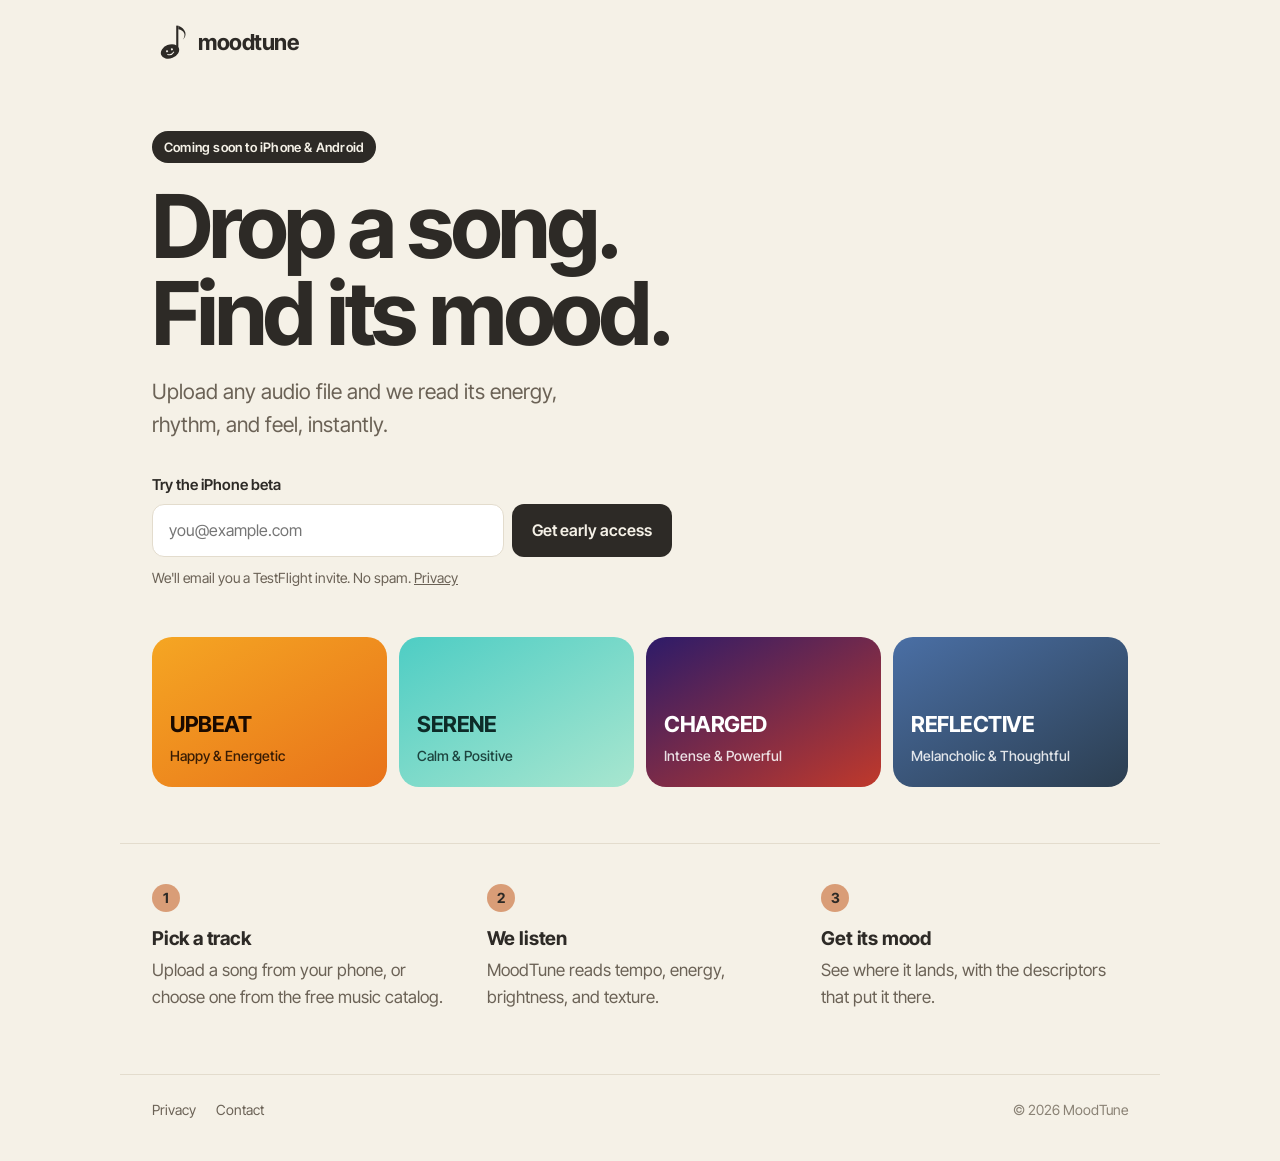
<file: index.html>
<!doctype html>
<html lang="en">
<head>
  <meta charset="utf-8">
  <meta name="viewport" content="width=device-width, initial-scale=1">
  <title>MoodTune: drop a song, find its mood</title>
  <meta name="description" content="Upload any audio file and MoodTune reads its energy, rhythm, and feel, then tells you its mood. Coming soon to iPhone and Android.">
  <link rel="canonical" href="https://getmoodtune.com/">

  <meta property="og:type" content="website">
  <meta property="og:site_name" content="MoodTune">
  <meta property="og:url" content="https://getmoodtune.com/">
  <meta property="og:title" content="MoodTune: drop a song, find its mood">
  <meta property="og:description" content="Upload any audio file and we read its energy, rhythm, and feel, instantly.">
  <meta property="og:image" content="https://getmoodtune.com/og.png">
  <meta property="og:image:width" content="1200">
  <meta property="og:image:height" content="630">
  <meta property="og:image:alt" content="MoodTune: Drop a song. Find its mood.">
  <meta name="twitter:card" content="summary_large_image">
  <meta name="twitter:title" content="MoodTune: drop a song, find its mood">
  <meta name="twitter:description" content="Upload any audio file and we read its energy, rhythm, and feel, instantly.">
  <meta name="twitter:image" content="https://getmoodtune.com/og.png">

  <link rel="icon" href="/favicon.svg" type="image/svg+xml">
  <link rel="apple-touch-icon" href="/apple-touch-icon.png">
  <meta name="theme-color" content="#F5F1E7">

  <link rel="preconnect" href="https://fonts.googleapis.com">
  <link rel="preconnect" href="https://fonts.gstatic.com" crossorigin>
  <link href="https://fonts.googleapis.com/css2?family=Inter+Tight:wght@500;600;700&display=swap" rel="stylesheet">
  <link rel="stylesheet" href="/styles.css">
</head>
<body>
  <header class="wrap top">
    <a href="/" class="lockup" aria-label="MoodTune home">
      <svg viewBox="0 0 220 220" aria-hidden="true" class="mark">
        <g transform="translate(10,10)">
          <rect x="138" y="0" width="13" height="150" fill="var(--ink)"/>
          <path d="M 151 0 C 198 18 208 60 178 86 C 200 56 188 30 151 22 Z" fill="var(--ink)"/>
          <ellipse cx="100" cy="158" rx="58" ry="42" fill="var(--ink)" transform="rotate(-22 100 158)"/>
          <g transform="rotate(-22 100 158)" fill="none">
            <circle cx="84" cy="150" r="6.5" fill="var(--cream)"/>
            <circle cx="116" cy="150" r="6.5" fill="var(--cream)"/>
            <path d="M 80 170 Q 100 186 120 170" stroke="var(--cream)" stroke-width="6" stroke-linecap="round"/>
          </g>
        </g>
      </svg>
      <span>moodtune</span>
    </a>
  </header>

  <main>
    <section class="wrap hero">
      <p class="badge">Coming soon to iPhone &amp; Android</p>
      <h1>Drop a song.<br>Find its mood.</h1>
      <p class="lede">Upload any audio file and we read its energy, rhythm, and feel, instantly.</p>

      <form class="signup" id="signup" method="post" novalidate>
        <label for="signup-email" class="signup-label">Try the iPhone beta</label>
        <div class="signup-row">
          <input id="signup-email" name="email" type="email" inputmode="email" autocomplete="email" placeholder="you@example.com" maxlength="254" required>
          <!-- Enabled by signup.js; without it the form must not submit. -->
          <button type="submit" disabled>Get early access</button>
        </div>
        <div class="trap" aria-hidden="true">
          <label>Leave this empty <input name="company" type="text" tabindex="-1" autocomplete="off"></label>
        </div>
        <p class="signup-status" id="signup-status" role="status" aria-live="polite">We'll email you a TestFlight invite. No spam. <a href="/privacy">Privacy</a></p>
      </form>
    </section>

    <section class="wrap moods" aria-label="The four moods">
      <article class="mood upbeat"><h2>Upbeat</h2><p>Happy &amp; Energetic</p></article>
      <article class="mood serene"><h2>Serene</h2><p>Calm &amp; Positive</p></article>
      <article class="mood charged"><h2>Charged</h2><p>Intense &amp; Powerful</p></article>
      <article class="mood reflective"><h2>Reflective</h2><p>Melancholic &amp; Thoughtful</p></article>
    </section>

    <section class="wrap steps" aria-label="How it works">
      <div class="step"><span class="n">1</span><h3>Pick a track</h3><p>Upload a song from your phone, or choose one from the free music catalog.</p></div>
      <div class="step"><span class="n">2</span><h3>We listen</h3><p>MoodTune reads tempo, energy, brightness, and texture.</p></div>
      <div class="step"><span class="n">3</span><h3>Get its mood</h3><p>See where it lands, with the descriptors that put it there.</p></div>
    </section>
  </main>

  <footer class="wrap foot">
    <nav><a href="/privacy">Privacy</a><a href="mailto:hello@getmoodtune.com">Contact</a></nav>
    <p>© 2026 MoodTune</p>
  </footer>
  <script src="/signup.js" defer></script>
</body>
</html>
</file>
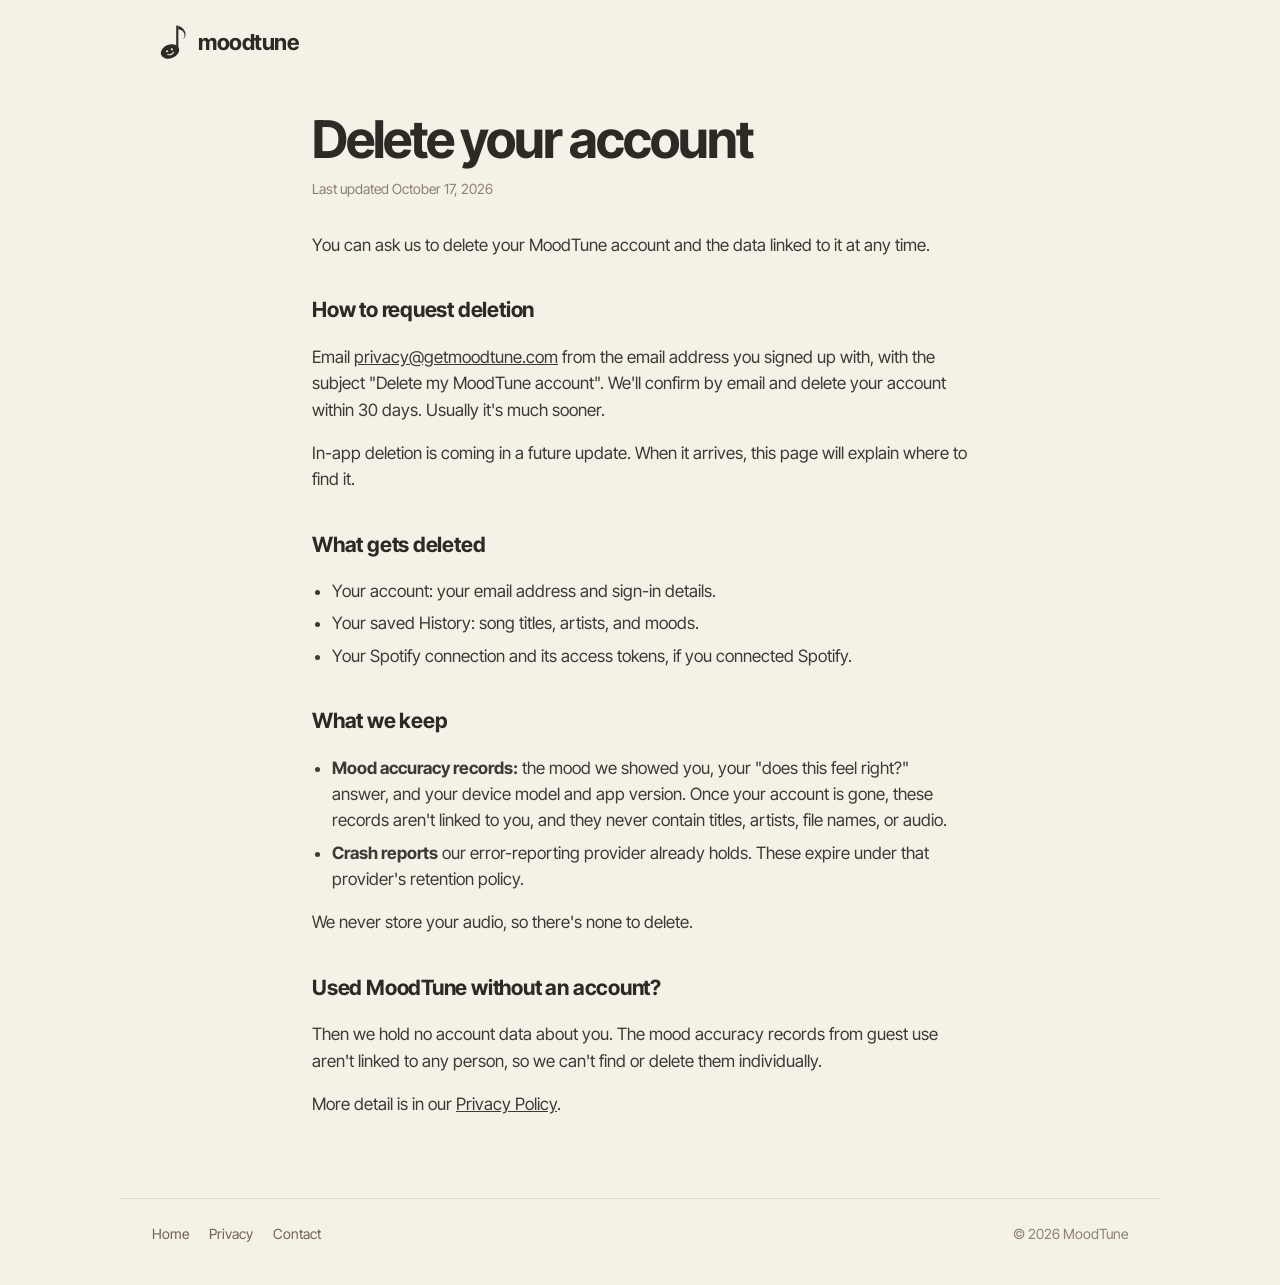
<file: delete-account.html>
<!doctype html>
<html lang="en">
<head>
  <meta charset="utf-8">
  <meta name="viewport" content="width=device-width, initial-scale=1">
  <title>Delete your account · MoodTune</title>
  <meta name="description" content="How to delete your MoodTune account and data.">
  <link rel="canonical" href="https://getmoodtune.com/delete-account">
  <link rel="icon" href="/favicon.svg" type="image/svg+xml">
  <link rel="apple-touch-icon" href="/apple-touch-icon.png">
  <meta name="theme-color" content="#F5F1E7">
  <link rel="preconnect" href="https://fonts.googleapis.com">
  <link rel="preconnect" href="https://fonts.gstatic.com" crossorigin>
  <link href="https://fonts.googleapis.com/css2?family=Inter+Tight:wght@500;600;700&display=swap" rel="stylesheet">
  <link rel="stylesheet" href="/styles.css">
</head>
<body>
  <header class="wrap top">
    <a href="/" class="lockup" aria-label="MoodTune home">
      <svg viewBox="0 0 220 220" aria-hidden="true" class="mark">
        <g transform="translate(10,10)">
          <rect x="138" y="0" width="13" height="150" fill="var(--ink)"/>
          <path d="M 151 0 C 198 18 208 60 178 86 C 200 56 188 30 151 22 Z" fill="var(--ink)"/>
          <ellipse cx="100" cy="158" rx="58" ry="42" fill="var(--ink)" transform="rotate(-22 100 158)"/>
          <g transform="rotate(-22 100 158)" fill="none">
            <circle cx="84" cy="150" r="6.5" fill="var(--cream)"/>
            <circle cx="116" cy="150" r="6.5" fill="var(--cream)"/>
            <path d="M 80 170 Q 100 186 120 170" stroke="var(--cream)" stroke-width="6" stroke-linecap="round"/>
          </g>
        </g>
      </svg>
      <span>moodtune</span>
    </a>
  </header>

  <main class="wrap doc">
    <h1>Delete your account</h1>
    <p class="updated">Last updated October 17, 2026</p>

    <p>You can ask us to delete your MoodTune account and the data linked to it at any time.</p>

    <h2>How to request deletion</h2>
    <p>Email <a href="mailto:privacy@getmoodtune.com?subject=Delete%20my%20MoodTune%20account">privacy@getmoodtune.com</a> from the email address you signed up with, with the subject "Delete my MoodTune account". We'll confirm by email and delete your account within 30 days. Usually it's much sooner.</p>
    <p>In-app deletion is coming in a future update. When it arrives, this page will explain where to find it.</p>

    <h2>What gets deleted</h2>
    <ul>
      <li>Your account: your email address and sign-in details.</li>
      <li>Your saved History: song titles, artists, and moods.</li>
      <li>Your Spotify connection and its access tokens, if you connected Spotify.</li>
    </ul>

    <h2>What we keep</h2>
    <ul>
      <li><strong>Mood accuracy records:</strong> the mood we showed you, your "does this feel right?" answer, and your device model and app version. Once your account is gone, these records aren't linked to you, and they never contain titles, artists, file names, or audio.</li>
      <li><strong>Crash reports</strong> our error-reporting provider already holds. These expire under that provider's retention policy.</li>
    </ul>
    <p>We never store your audio, so there's none to delete.</p>

    <h2>Used MoodTune without an account?</h2>
    <p>Then we hold no account data about you. The mood accuracy records from guest use aren't linked to any person, so we can't find or delete them individually.</p>

    <p>More detail is in our <a href="/privacy">Privacy Policy</a>.</p>
  </main>

  <footer class="wrap foot">
    <nav><a href="/">Home</a><a href="/privacy">Privacy</a><a href="mailto:hello@getmoodtune.com">Contact</a></nav>
    <p>© 2026 MoodTune</p>
  </footer>
</body>
</html>
</file>
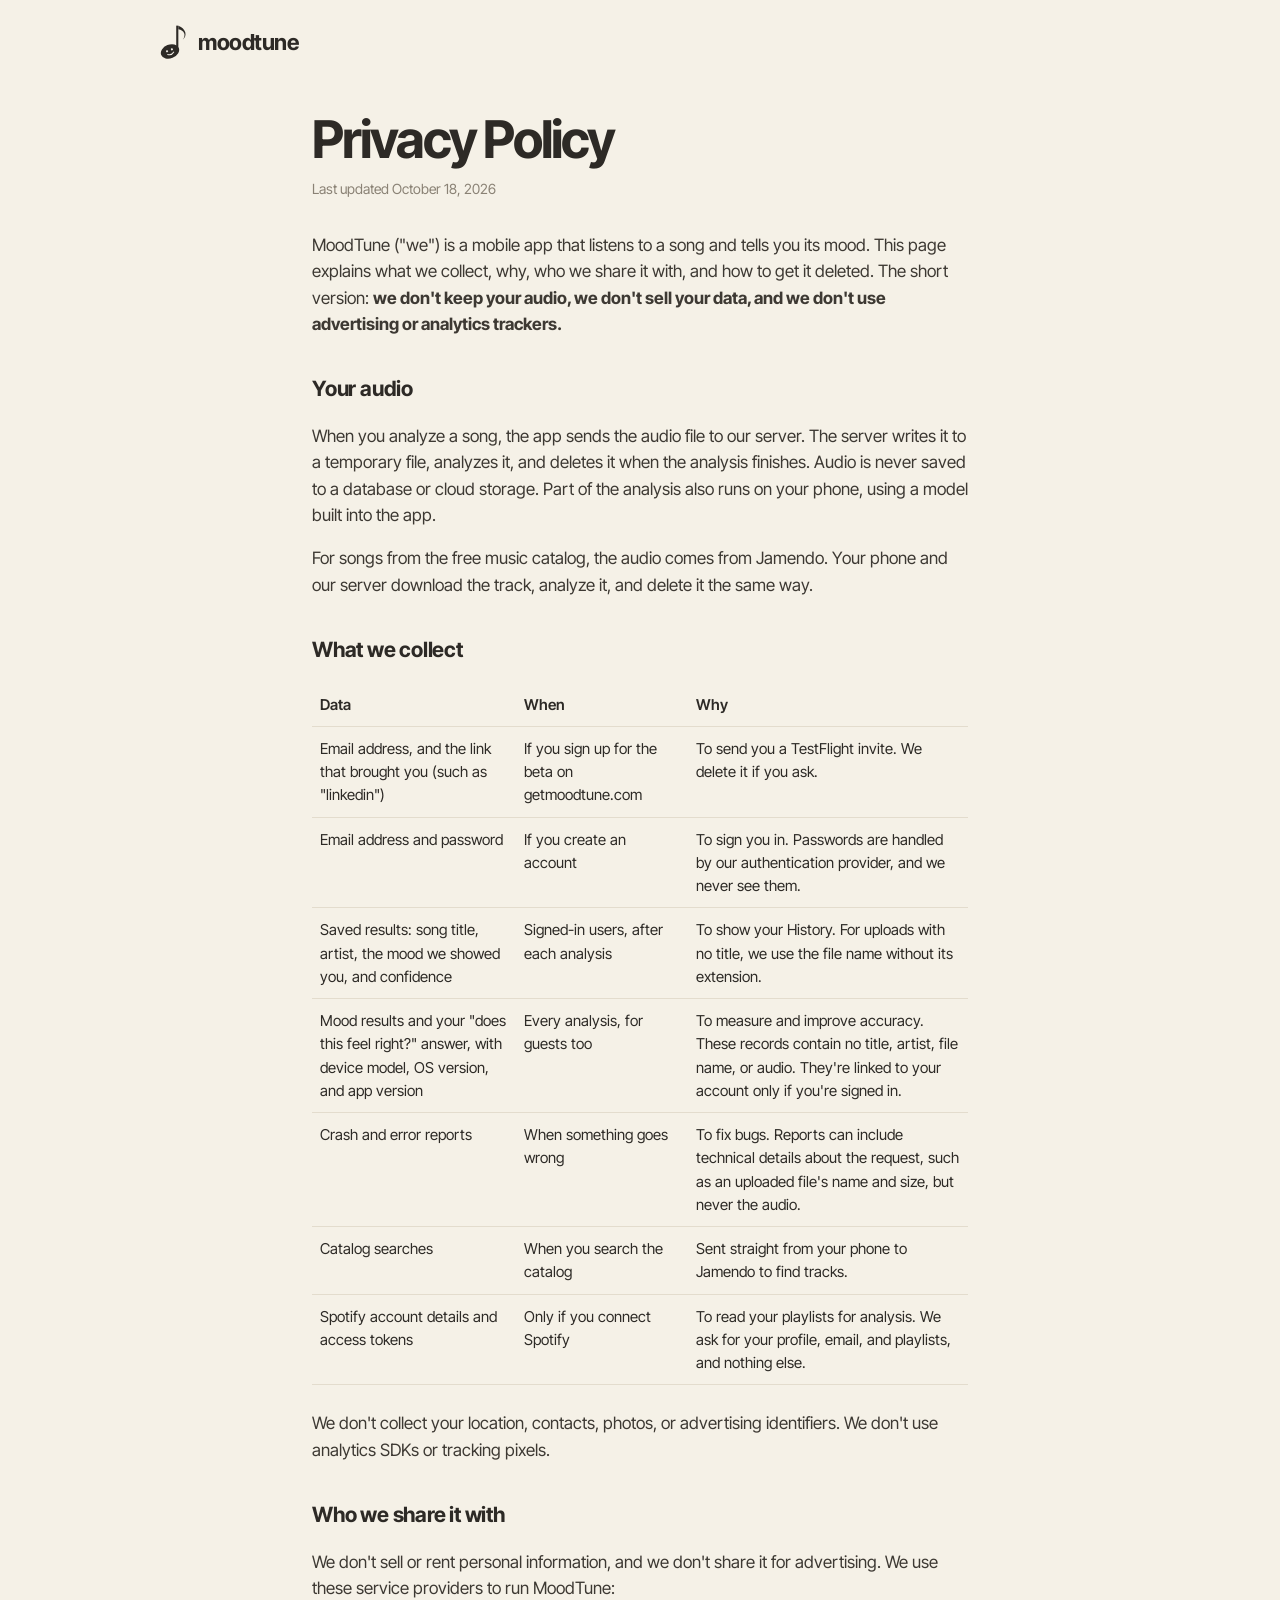
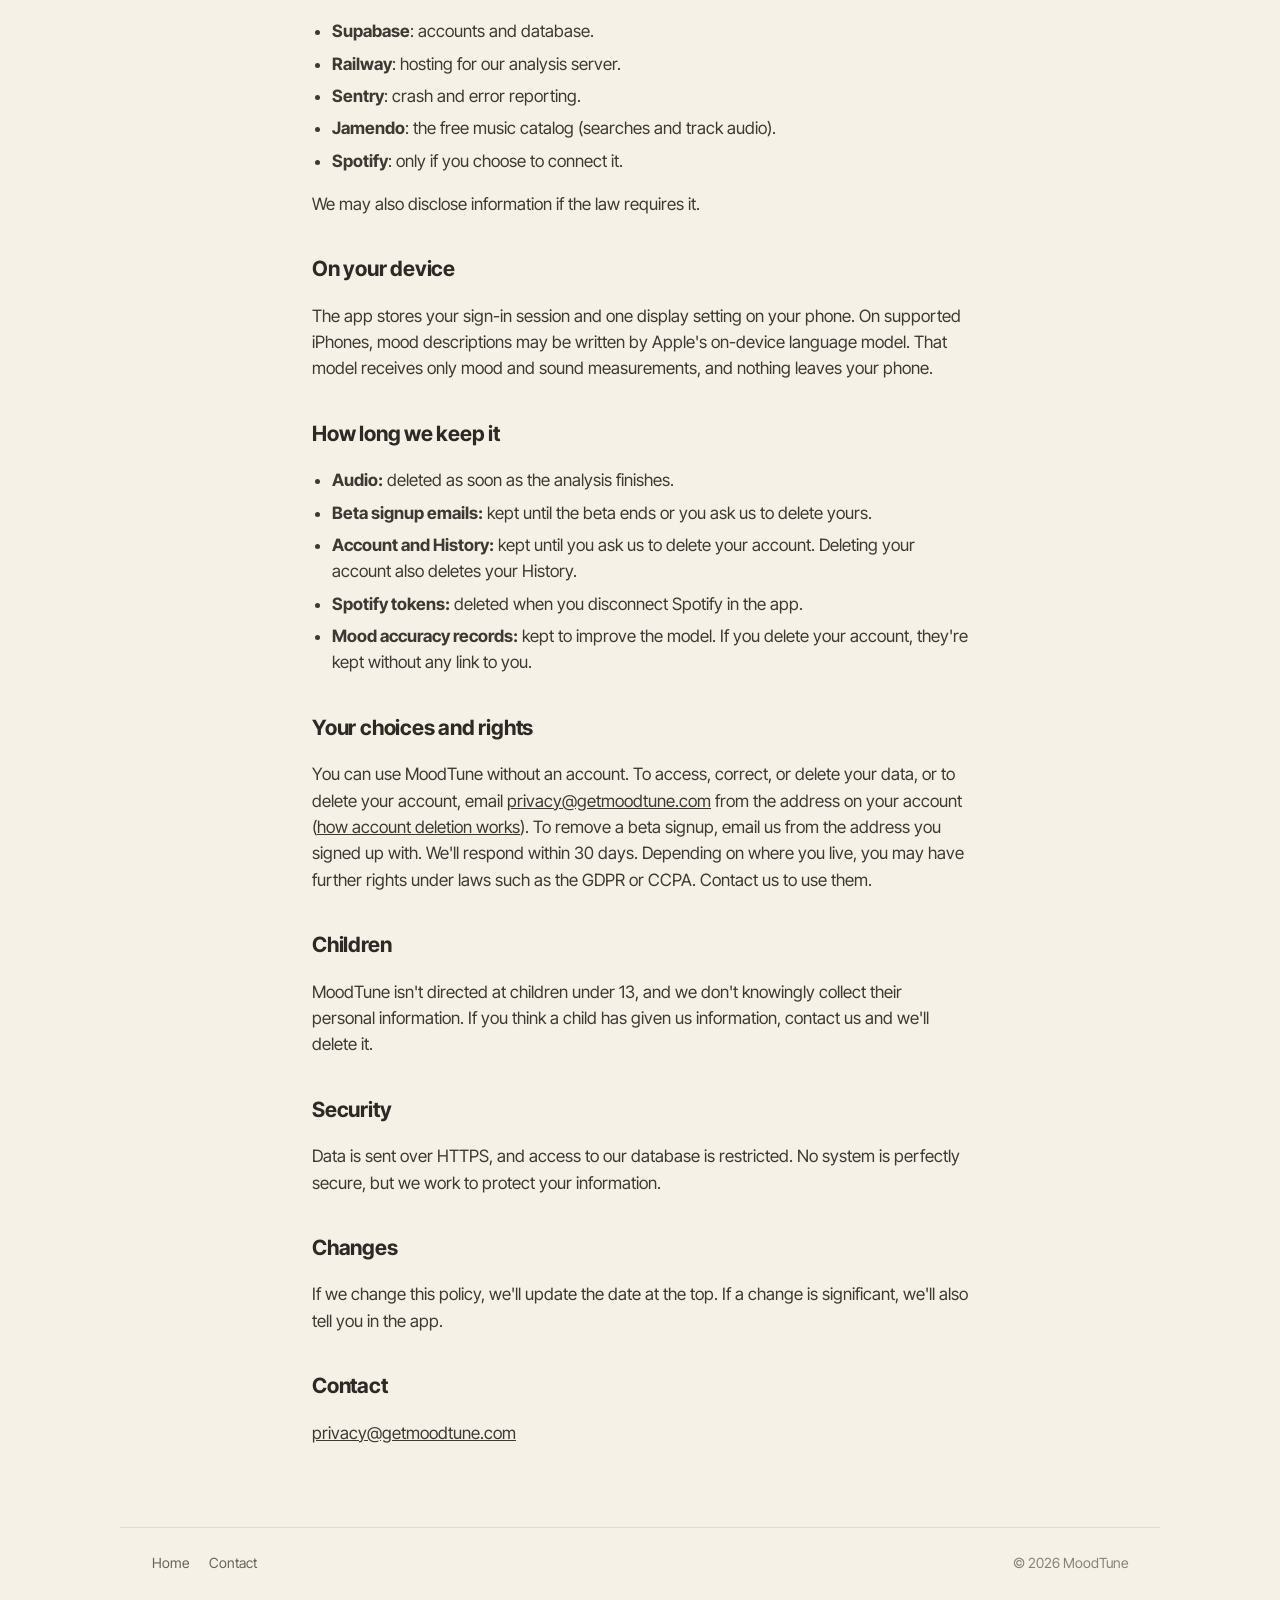
<file: privacy.html>
<!doctype html>
<html lang="en">
<head>
  <meta charset="utf-8">
  <meta name="viewport" content="width=device-width, initial-scale=1">
  <title>Privacy Policy · MoodTune</title>
  <meta name="description" content="What MoodTune collects, why, and how to get it deleted.">
  <link rel="canonical" href="https://getmoodtune.com/privacy">
  <link rel="icon" href="/favicon.svg" type="image/svg+xml">
  <link rel="apple-touch-icon" href="/apple-touch-icon.png">
  <meta name="theme-color" content="#F5F1E7">
  <link rel="preconnect" href="https://fonts.googleapis.com">
  <link rel="preconnect" href="https://fonts.gstatic.com" crossorigin>
  <link href="https://fonts.googleapis.com/css2?family=Inter+Tight:wght@500;600;700&display=swap" rel="stylesheet">
  <link rel="stylesheet" href="/styles.css">
</head>
<body>
  <header class="wrap top">
    <a href="/" class="lockup" aria-label="MoodTune home">
      <svg viewBox="0 0 220 220" aria-hidden="true" class="mark">
        <g transform="translate(10,10)">
          <rect x="138" y="0" width="13" height="150" fill="var(--ink)"/>
          <path d="M 151 0 C 198 18 208 60 178 86 C 200 56 188 30 151 22 Z" fill="var(--ink)"/>
          <ellipse cx="100" cy="158" rx="58" ry="42" fill="var(--ink)" transform="rotate(-22 100 158)"/>
          <g transform="rotate(-22 100 158)" fill="none">
            <circle cx="84" cy="150" r="6.5" fill="var(--cream)"/>
            <circle cx="116" cy="150" r="6.5" fill="var(--cream)"/>
            <path d="M 80 170 Q 100 186 120 170" stroke="var(--cream)" stroke-width="6" stroke-linecap="round"/>
          </g>
        </g>
      </svg>
      <span>moodtune</span>
    </a>
  </header>

  <main class="wrap doc">
    <h1>Privacy Policy</h1>
    <p class="updated">Last updated October 18, 2026</p>

    <p>MoodTune ("we") is a mobile app that listens to a song and tells you its mood. This page explains what we collect, why, who we share it with, and how to get it deleted. The short version: <strong>we don't keep your audio, we don't sell your data, and we don't use advertising or analytics trackers.</strong></p>

    <h2>Your audio</h2>
    <p>When you analyze a song, the app sends the audio file to our server. The server writes it to a temporary file, analyzes it, and deletes it when the analysis finishes. Audio is never saved to a database or cloud storage. Part of the analysis also runs on your phone, using a model built into the app.</p>
    <p>For songs from the free music catalog, the audio comes from Jamendo. Your phone and our server download the track, analyze it, and delete it the same way.</p>

    <h2>What we collect</h2>
    <div class="table-scroll">
      <table>
        <thead><tr><th>Data</th><th>When</th><th>Why</th></tr></thead>
        <tbody>
          <tr><td>Email address, and the link that brought you (such as "linkedin")</td><td>If you sign up for the beta on getmoodtune.com</td><td>To send you a TestFlight invite. We delete it if you ask.</td></tr>
          <tr><td>Email address and password</td><td>If you create an account</td><td>To sign you in. Passwords are handled by our authentication provider, and we never see them.</td></tr>
          <tr><td>Saved results: song title, artist, the mood we showed you, and confidence</td><td>Signed-in users, after each analysis</td><td>To show your History. For uploads with no title, we use the file name without its extension.</td></tr>
          <tr><td>Mood results and your "does this feel right?" answer, with device model, OS version, and app version</td><td>Every analysis, for guests too</td><td>To measure and improve accuracy. These records contain no title, artist, file name, or audio. They're linked to your account only if you're signed in.</td></tr>
          <tr><td>Crash and error reports</td><td>When something goes wrong</td><td>To fix bugs. Reports can include technical details about the request, such as an uploaded file's name and size, but never the audio.</td></tr>
          <tr><td>Catalog searches</td><td>When you search the catalog</td><td>Sent straight from your phone to Jamendo to find tracks.</td></tr>
          <tr><td>Spotify account details and access tokens</td><td>Only if you connect Spotify</td><td>To read your playlists for analysis. We ask for your profile, email, and playlists, and nothing else.</td></tr>
        </tbody>
      </table>
    </div>
    <p>We don't collect your location, contacts, photos, or advertising identifiers. We don't use analytics SDKs or tracking pixels.</p>

    <h2>Who we share it with</h2>
    <p>We don't sell or rent personal information, and we don't share it for advertising. We use these service providers to run MoodTune:</p>
    <ul>
      <li><strong>Supabase</strong>: accounts and database.</li>
      <li><strong>Railway</strong>: hosting for our analysis server.</li>
      <li><strong>Sentry</strong>: crash and error reporting.</li>
      <li><strong>Jamendo</strong>: the free music catalog (searches and track audio).</li>
      <li><strong>Spotify</strong>: only if you choose to connect it.</li>
    </ul>
    <p>We may also disclose information if the law requires it.</p>

    <h2>On your device</h2>
    <p>The app stores your sign-in session and one display setting on your phone. On supported iPhones, mood descriptions may be written by Apple's on-device language model. That model receives only mood and sound measurements, and nothing leaves your phone.</p>

    <h2>How long we keep it</h2>
    <ul>
      <li><strong>Audio:</strong> deleted as soon as the analysis finishes.</li>
      <li><strong>Beta signup emails:</strong> kept until the beta ends or you ask us to delete yours.</li>
      <li><strong>Account and History:</strong> kept until you ask us to delete your account. Deleting your account also deletes your History.</li>
      <li><strong>Spotify tokens:</strong> deleted when you disconnect Spotify in the app.</li>
      <li><strong>Mood accuracy records:</strong> kept to improve the model. If you delete your account, they're kept without any link to you.</li>
    </ul>

    <h2>Your choices and rights</h2>
    <p>You can use MoodTune without an account. To access, correct, or delete your data, or to delete your account, email <a href="mailto:privacy@getmoodtune.com">privacy@getmoodtune.com</a> from the address on your account (<a href="/delete-account">how account deletion works</a>). To remove a beta signup, email us from the address you signed up with. We'll respond within 30 days. Depending on where you live, you may have further rights under laws such as the GDPR or CCPA. Contact us to use them.</p>

    <h2>Children</h2>
    <p>MoodTune isn't directed at children under 13, and we don't knowingly collect their personal information. If you think a child has given us information, contact us and we'll delete it.</p>

    <h2>Security</h2>
    <p>Data is sent over HTTPS, and access to our database is restricted. No system is perfectly secure, but we work to protect your information.</p>

    <h2>Changes</h2>
    <p>If we change this policy, we'll update the date at the top. If a change is significant, we'll also tell you in the app.</p>

    <h2>Contact</h2>
    <p><a href="mailto:privacy@getmoodtune.com">privacy@getmoodtune.com</a></p>
  </main>

  <footer class="wrap foot">
    <nav><a href="/">Home</a><a href="mailto:hello@getmoodtune.com">Contact</a></nav>
    <p>© 2026 MoodTune</p>
  </footer>
</body>
</html>
</file>
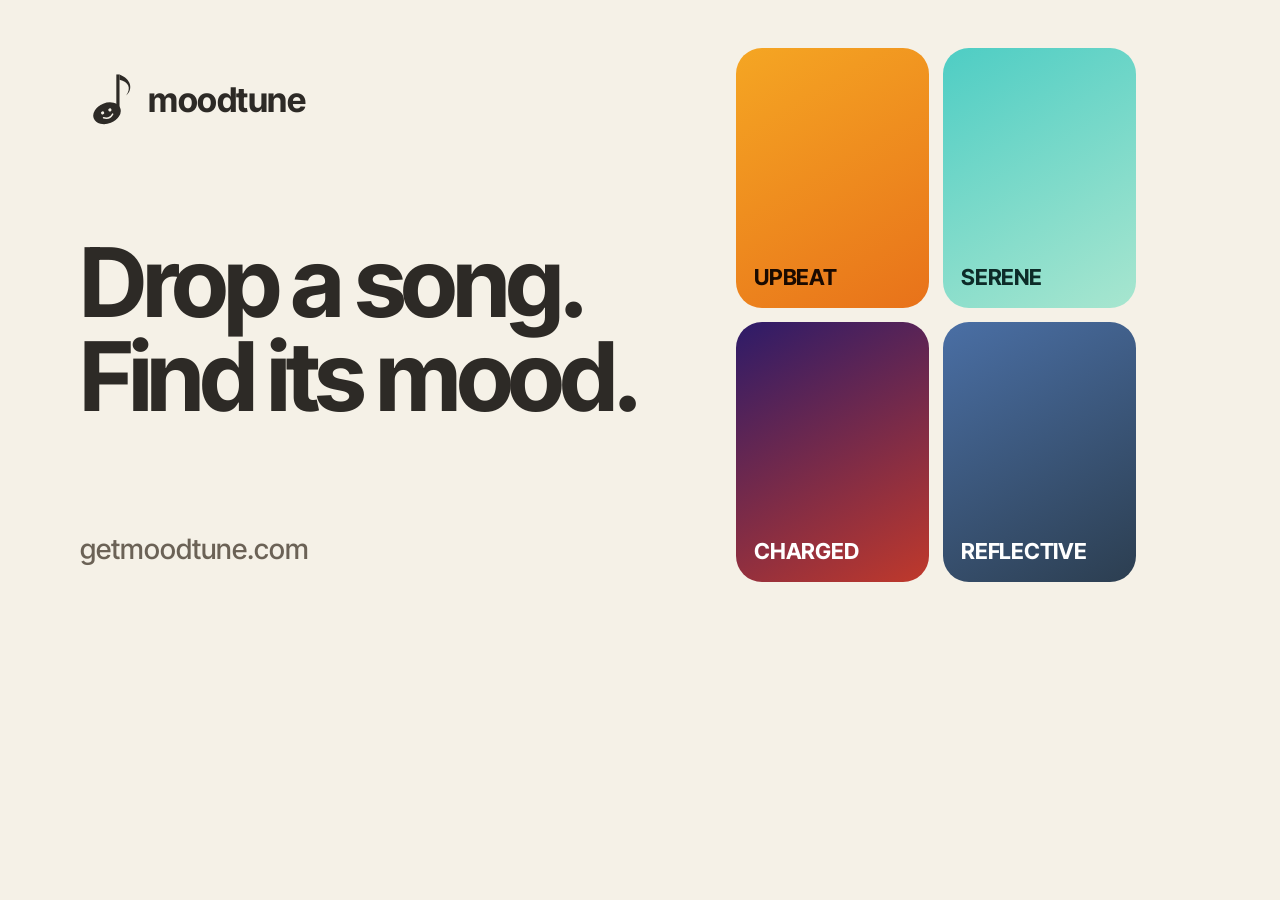
<file: _build/og.html>
<!doctype html><html><head><meta charset="utf-8">
<link href="https://fonts.googleapis.com/css2?family=Inter+Tight:wght@500;700&display=block" rel="stylesheet">
<style>
html,body{margin:0;width:1200px;height:630px;overflow:hidden}
body{background:#F5F1E7;color:#2D2A26;font-family:"Inter Tight",sans-serif;display:flex}
.l{flex:1;padding:72px 0 64px 80px;display:flex;flex-direction:column;justify-content:space-between}
.lock{display:flex;align-items:center;gap:14px;font-weight:700;font-size:34px;letter-spacing:-.5px}
.lock svg{width:54px;height:54px}
h1{margin:0;font-size:96px;line-height:.98;letter-spacing:-.045em;font-weight:700}
.url{font-size:28px;font-weight:500;color:#6B6256}
.r{width:400px;display:grid;grid-template-columns:1fr 1fr;gap:14px;padding:48px 64px 48px 0}
.m{border-radius:26px;display:flex;align-items:flex-end;padding:18px;font-weight:700;font-size:22px;letter-spacing:-.01em}
.a{background:linear-gradient(150deg,#F5A623,#E8721A);color:#1A0A00}.b{background:linear-gradient(150deg,#4ECDC4,#A8E6CF);color:#0D2B28}
.c{background:linear-gradient(150deg,#2D1B69,#C0392B);color:#fff}.d{background:linear-gradient(150deg,#4A6FA5,#2C3E50);color:#fff}
</style></head><body>
<div class="l">
 <div class="lock"><svg viewBox="0 0 220 220"><g transform="translate(10,10)"><rect x="138" y="0" width="13" height="150" fill="#2D2A26"/><path d="M 151 0 C 198 18 208 60 178 86 C 200 56 188 30 151 22 Z" fill="#2D2A26"/><ellipse cx="100" cy="158" rx="58" ry="42" fill="#2D2A26" transform="rotate(-22 100 158)"/><g transform="rotate(-22 100 158)" fill="none"><circle cx="84" cy="150" r="6.5" fill="#F5F1E7"/><circle cx="116" cy="150" r="6.5" fill="#F5F1E7"/><path d="M 80 170 Q 100 186 120 170" stroke="#F5F1E7" stroke-width="6" stroke-linecap="round"/></g></g></svg>moodtune</div>
 <h1>Drop a song.<br>Find its mood.</h1>
 <div class="url">getmoodtune.com</div>
</div>
<div class="r"><div class="m a">UPBEAT</div><div class="m b">SERENE</div><div class="m c">CHARGED</div><div class="m d">REFLECTIVE</div></div>
</body></html>
</file>
<file: styles.css>
:root {
  --page: #F5F1E7;
  --cream: #EFECE6;
  --ink: #2D2A26;
  --ink-2: #6B6256;
  --muted: #8A8275;
  --peach: #D99D77;
  --line: #E3DCCD;
  --font: "Inter Tight", ui-sans-serif, system-ui, -apple-system, "Segoe UI", sans-serif;
}

* { box-sizing: border-box; }
html { -webkit-text-size-adjust: 100%; }
body {
  margin: 0;
  background: var(--page);
  color: var(--ink);
  font-family: var(--font);
  font-size: 17px;
  line-height: 1.55;
  -webkit-font-smoothing: antialiased;
}
a { color: inherit; }

.wrap { max-width: 1040px; margin: 0 auto; padding: 0 16px; }
@media (min-width: 720px) { .wrap { padding: 0 32px; } }

.top { padding-top: 24px; padding-bottom: 8px; }
.lockup { display: inline-flex; align-items: center; gap: 10px; text-decoration: none; }
.lockup .mark { width: 36px; height: 36px; }
.lockup span { font-weight: 700; font-size: 22px; letter-spacing: -0.5px; }

.hero { padding-top: 56px; padding-bottom: 40px; }
.badge {
  display: inline-block; margin: 0 0 20px;
  padding: 6px 12px; border-radius: 999px;
  background: var(--ink); color: var(--page);
  font-size: 13px; font-weight: 600; letter-spacing: 0.2px;
}
h1 {
  margin: 0; font-weight: 700;
  font-size: clamp(44px, 9vw, 88px);
  line-height: 0.98; letter-spacing: -0.04em;
  text-wrap: balance;
}
.lede { margin: 20px 0 0; max-width: 34ch; font-size: clamp(18px, 2.4vw, 21px); color: var(--ink-2); }

/* TestFlight waitlist form */
.signup { margin-top: 32px; max-width: 520px; }
.signup-label { display: block; margin-bottom: 8px; font-size: 15px; font-weight: 600; }
.signup-row { display: flex; flex-wrap: wrap; gap: 8px; }
.signup input[type="email"] {
  flex: 1 1 220px; min-width: 0;
  padding: 13px 16px; border-radius: 12px;
  border: 1px solid var(--line); background: #fff; color: var(--ink);
  font: inherit; font-size: 16px; /* 16px stops iOS zooming on focus */
}
.signup input[type="email"]:focus { outline: 2px solid var(--ink); outline-offset: 1px; border-color: transparent; }
.signup button {
  flex: 0 0 auto;
  padding: 13px 20px; border: 0; border-radius: 12px;
  background: var(--ink); color: var(--page);
  font: inherit; font-size: 16px; font-weight: 600; cursor: pointer;
}
@media (max-width: 480px) { .signup button { flex-basis: 100%; } }
.signup button:hover { background: #000; }
.signup button:disabled { opacity: 0.6; cursor: progress; }
.signup-status { margin: 10px 0 0; font-size: 14px; color: var(--ink-2); }
.signup-status a { color: var(--ink-2); }
.signup-status[data-kind="error"] { color: #B3261E; }
.signup-status[data-kind="ok"] { color: var(--ink); font-weight: 600; }
.signup.is-done .signup-row, .signup.is-done .signup-label { display: none; }
.trap { position: absolute; left: -10000px; width: 1px; height: 1px; overflow: hidden; }

.moods {
  display: grid; gap: 12px;
  grid-template-columns: repeat(2, minmax(0, 1fr));
  padding-top: 8px; padding-bottom: 56px;
}
@media (min-width: 820px) { .moods { grid-template-columns: repeat(4, minmax(0, 1fr)); } }
.mood {
  border-radius: 20px; padding: 18px 18px 20px;
  min-height: 150px; display: flex; flex-direction: column; justify-content: flex-end;
}
.mood h2 { margin: 0; font-size: 22px; font-weight: 700; letter-spacing: -0.02em; text-transform: uppercase; }
.mood p { margin: 4px 0 0; font-size: 14px; font-weight: 500; opacity: 0.85; }
.upbeat     { background: linear-gradient(150deg, #F5A623, #E8721A); color: #1A0A00; }
.serene     { background: linear-gradient(150deg, #4ECDC4, #A8E6CF); color: #0D2B28; }
.charged    { background: linear-gradient(150deg, #2D1B69, #C0392B); color: #FFFFFF; }
.reflective { background: linear-gradient(150deg, #4A6FA5, #2C3E50); color: #FFFFFF; }

.steps {
  display: grid; gap: 28px;
  padding-top: 40px; padding-bottom: 64px;
  border-top: 1px solid var(--line);
}
@media (min-width: 720px) { .steps { grid-template-columns: repeat(3, 1fr); } }
.step .n {
  display: inline-grid; place-items: center;
  width: 28px; height: 28px; border-radius: 50%;
  background: var(--peach); color: var(--ink);
  font-size: 14px; font-weight: 700;
}
.step h3 { margin: 12px 0 4px; font-size: 19px; letter-spacing: -0.01em; }
.step p { margin: 0; color: var(--ink-2); }

.foot {
  display: flex; flex-wrap: wrap; gap: 12px 24px;
  justify-content: space-between; align-items: center;
  padding-top: 24px; padding-bottom: 40px;
  border-top: 1px solid var(--line);
  color: var(--muted); font-size: 14px;
}
.foot nav { display: flex; gap: 20px; }
.foot a { text-decoration: none; color: var(--ink-2); }
.foot a:hover { color: var(--ink); text-decoration: underline; }
.foot p { margin: 0; }

/* Long-form pages (privacy) */
.doc { max-width: 720px; padding-top: 40px; padding-bottom: 64px; }
.doc h1 { font-size: clamp(36px, 6vw, 52px); }
.doc .updated { color: var(--muted); font-size: 14px; margin: 12px 0 32px; }
.doc h2 { margin: 36px 0 8px; font-size: 21px; letter-spacing: -0.01em; }
.doc p, .doc li { color: #3d3933; }
.doc ul { padding-left: 20px; }
.doc li { margin: 6px 0; }
.doc table { width: 100%; border-collapse: collapse; font-size: 15px; margin: 8px 0; }
.doc th, .doc td { text-align: left; vertical-align: top; padding: 10px 8px; border-bottom: 1px solid var(--line); }
.doc th { font-weight: 600; color: var(--ink); }
.table-scroll { overflow-x: auto; }
</file>
